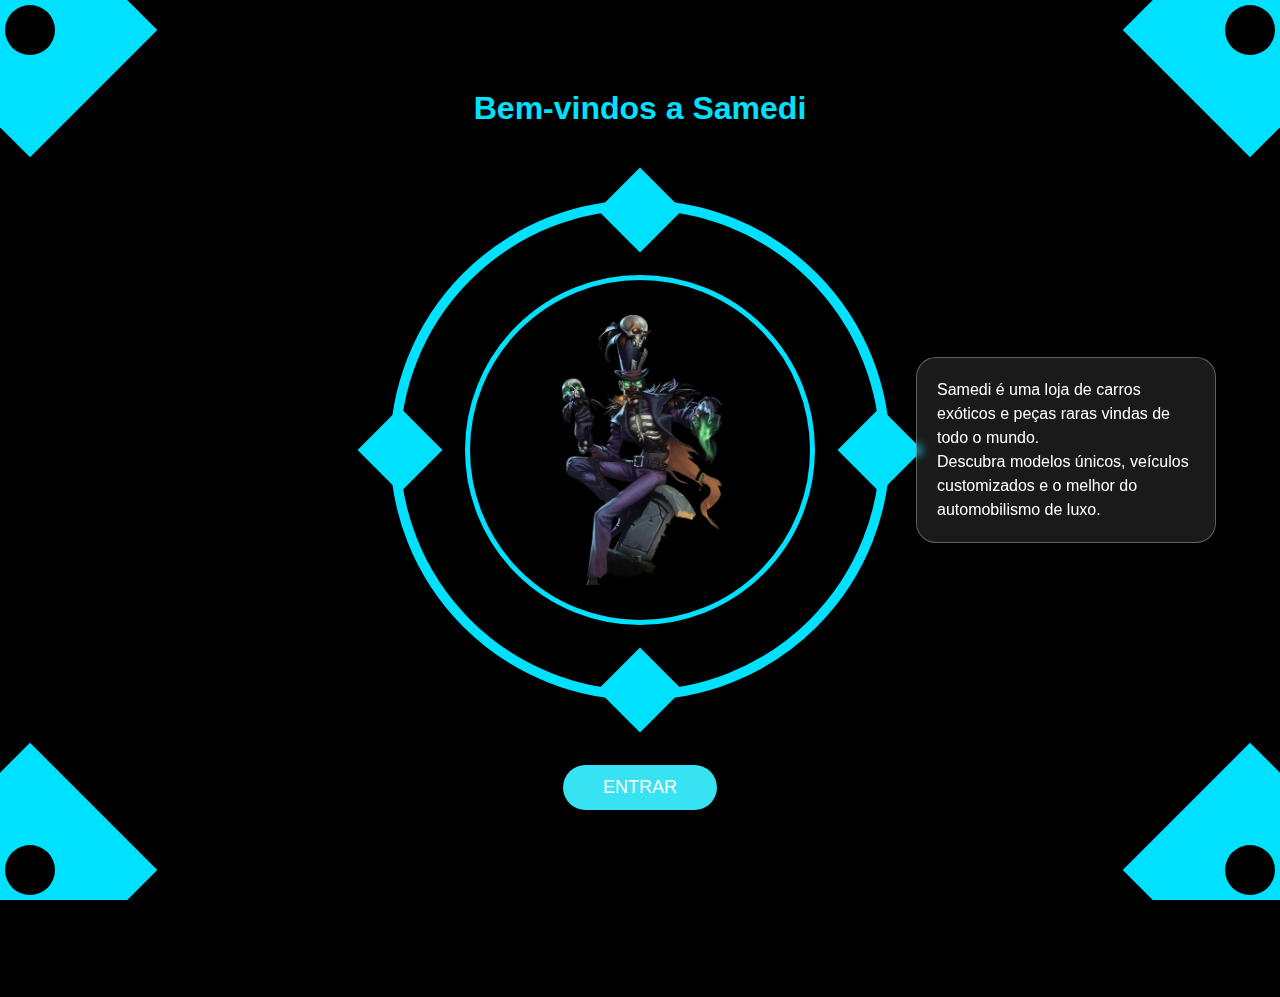
<file: index.html>
<!DOCTYPE html>
<html lang="pt-br">
<head>
  <meta charset="UTF-8" />
  <meta name="viewport" content="width=device-width, initial-scale=1.0" />
  <title>Página de Entrada</title>
  <style>
    * {
      margin: 0;
      padding: 0;
      box-sizing: border-box;
    }
    body, html {
      width: 100%;
      height: 100%;
      background-color: #000;
      font-family: sans-serif;
      overflow: hidden;
    }

    .container {
      position: relative;
      width: 100%;
      height: 100vh;
      display: flex;
      justify-content: center;
      align-items: center;
      text-align: center;
    }

    .circle {
      position: absolute;
      width: 500px;
      height: 500px;
      border-radius: 50%;
      border: 10px solid #00e0ff;
      display: flex;
      justify-content: center;
      align-items: center;
    }

    .inner-circle {
      width: 350px;
      height: 350px;
      border-radius: 50%;
      border: 5px solid #00e0ff;
      position: absolute;
    }

    .diamond {
      position: absolute;
      width: 60px;
      height: 60px;
      background-color: #00e0ff;
      transform: rotate(45deg);
    }

    .diamond.top { top: -30px; }
    .diamond.bottom { bottom: -30px; }
    .diamond.left { left: -30px; }
    .diamond.right { right: -30px; }

    .character {
      position: relative;
      z-index: 2;
      max-height: 30vh;
    }

    .enter-button {
      position: absolute;
      bottom: 10%;
      background-color: #37e3f3;
      border: none;
      color: white;
      padding: 12px 40px;
      font-size: 18px;
      border-radius: 30px;
      cursor: pointer;
      z-index: 2;
    }

    .bg-shape {
      position: absolute;
      width: 180px;
      height: 180px;
      background-color: #00e0ff;
      transform: rotate(45deg);
      display: flex;
      justify-content: center;
      align-items: center;
    }

    .bg-shape::before {
      content: '';
      width: 50px;
      height: 50px;
      background-color: black;
      border-radius: 50%;
    }

    .bg-shape.topleft { top: -60px; left: -60px; }
    .bg-shape.topright { top: -60px; right: -60px; }
    .bg-shape.bottomleft { bottom: -60px; left: -60px; }
    .bg-shape.bottomright { bottom: -60px; right: -60px; }

    .welcome-text {
      position: absolute;
      top: 10%;
      width: 100%;
      color: #00e0ff;
      font-size: 32px;
      font-weight: bold;
      text-shadow: 2px 2px 4px #000;
      z-index: 2;
    }

    .description {
      position: absolute;
      right: 5%;
      max-width: 300px;
      background-color: rgba(255, 255, 255, 0.1);
      color: #fff;
      font-size: 16px;
      line-height: 1.5;
      padding: 20px;
      border-radius: 20px;
      text-align: left;
      z-index: 2;
      backdrop-filter: blur(5px);
      border: 1px solid rgba(255, 255, 255, 0.3);
    }
  </style>
</head>
<body>
  <div class="container">
    <div class="welcome-text">Bem-vindos a Samedi</div>
    
    <div class="circle">
      <div class="inner-circle"></div>
      <div class="diamond top"></div>
      <div class="diamond bottom"></div>
      <div class="diamond left"></div>
      <div class="diamond right"></div>
    </div>

    <img src="p.png" alt="Personagem" class="character">

    <div class="description">
      Samedi é uma loja de carros exóticos e peças raras vindas de todo o mundo.<br />
      Descubra modelos únicos, veículos customizados e o melhor do automobilismo de luxo.
    </div>

    <button class="enter-button" onclick="window.location.href='home.html'">ENTRAR</button>
    <div class="bg-shape topleft"></div>
    <div class="bg-shape topright"></div>
    <div class="bg-shape bottomleft"></div>
    <div class="bg-shape bottomright"></div>
  </div>
</body>
</html>
</file>
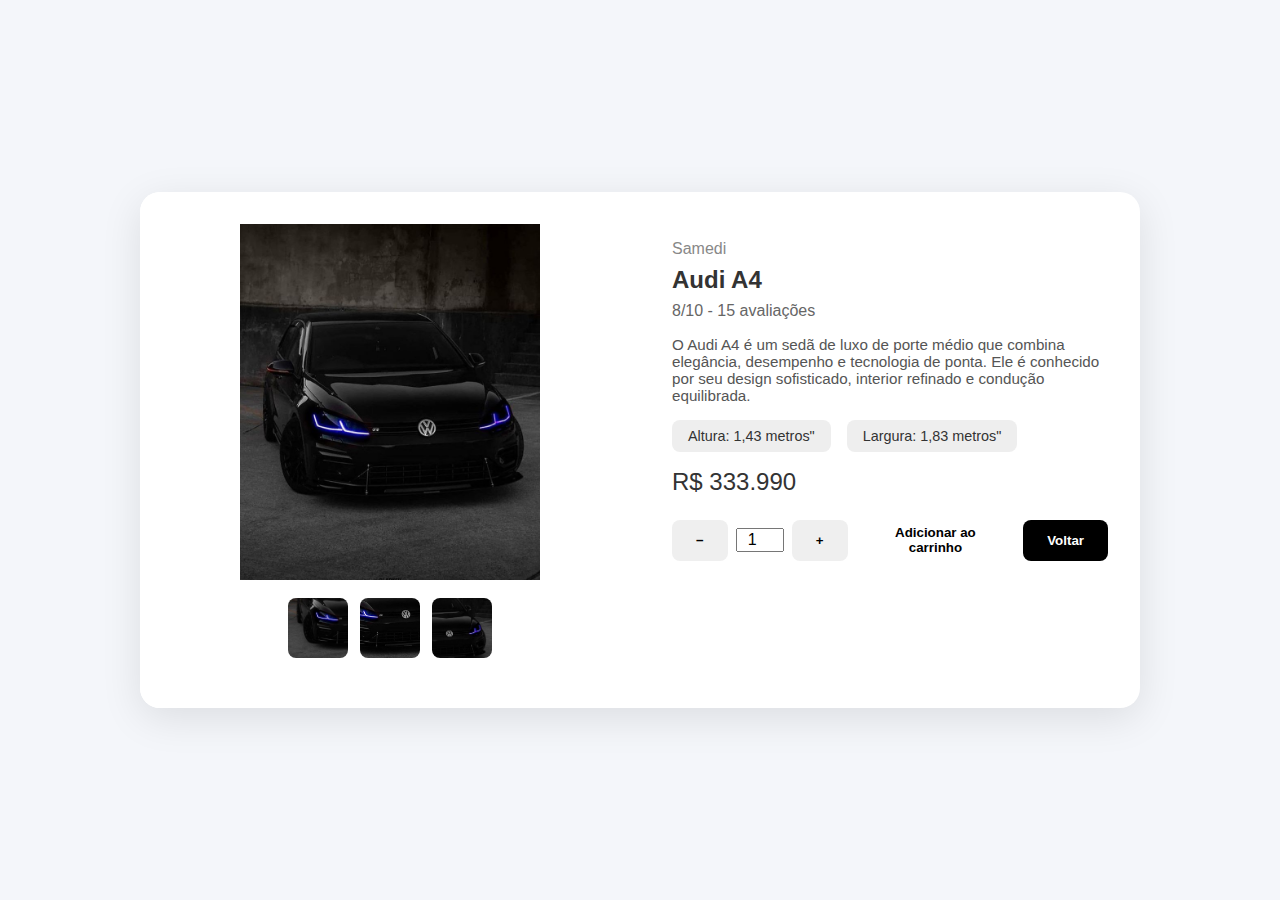
<file: A.html>
<!DOCTYPE html>
<html lang="pt-BR">
<head>
  <meta charset="UTF-8" />
  <meta name="viewport" content="width=device-width, initial-scale=1.0" />
  <title>Produto - Marché Vodù</title>
  <style>
    body {
      margin: 0;
      font-family: sans-serif;
      background: #f4f6fa;
      color: #333;
      display: flex;
      justify-content: center;
      align-items: center;
      min-height: 100vh;
    }
    .container {
      background: white;
      border-radius: 20px;
      display: flex;
      width: 90%;
      max-width: 1000px;
      overflow: hidden;
      box-shadow: 0 10px 40px rgba(0, 0, 0, 0.1);
    }
    .left, .right {
      flex: 1;
      padding: 2rem;
    }
    .left {
      background: #fff;
      display: flex;
      flex-direction: column;
      align-items: center;
      justify-content: center;
    }
    .left img {
      width: 80%;
      max-width: 300px;
      margin-bottom: 1rem;
    }
    .thumbnails {
      display: flex;
      gap: 0.5rem;
      justify-content: center;
    }
    .thumbnails img {
      width: 60px;
      height: 60px;
      object-fit: cover;
      border-radius: 10px;
      cursor: pointer;
      border: 2px solid transparent;
    }
    .thumbnails img:hover {
      border-color: #333;
    }
    .right h2 {
      margin: 0;
      font-size: 1.5rem;
    }
    .rating {
      margin: 0.5rem 0;
      color: #666;
    }
    .description {
      margin: 1rem 0;
      font-size: 0.95rem;
      color: #555;
    }
    .size-info {
      display: flex;
      gap: 1rem;
      margin: 1rem 0;
    }
    .size-box {
      background: #eee;
      padding: 0.5rem 1rem;
      border-radius: 8px;
      font-size: 0.9rem;
    }
    .price {
      font-size: 1.5rem;
      margin: 1rem 0;
    }
    .actions {
      display: flex;
      align-items: center;
      gap: 1rem;
      margin-top: 1rem;
    }
    .actions button {
      padding: 0.8rem 1.5rem;
      border: none;
      border-radius: 8px;
      cursor: pointer;
      font-weight: bold;
    }
    .add-cart {
      background: #fff;
      border: 2px solid #000;
    }
    .buy-now {
      background: #000;
      color: #fff;
    }
    .quantity {
      display: flex;
      align-items: center;
      gap: 0.5rem;
    }
    .quantity input {
      width: 40px;
      text-align: center;
      font-size: 1rem;
    }
  </style>
</head>
<body>
  <div class="container">
    <div class="left">
      <img src="Audi A4.jpg" alt="Produto" />
      <div class="thumbnails">
        <img src="Audi1.jpg" alt="Lado" />
        <img src="Audi2.jpg" alt="Costas" />
        <img src="Audi3.jpg" alt="Detalhe" />
      </div>
    </div>
    <div class="right">
      <p style="color: #888; margin-bottom: 0.5rem;">Samedi</p>
      <h2>Audi A4</h2>
      <p class="rating">8/10 - 15 avaliações</p>
      <p class="description">
        O Audi A4 é um sedã de luxo de porte médio que combina elegância, desempenho e tecnologia de ponta. Ele é conhecido por seu design sofisticado, interior refinado e condução equilibrada.
      </p>
      <div class="size-info">
        <div class="size-box">Altura: 1,43 metros"</div>
        <div class="size-box">Largura: 1,83 metros"</div>
      </div>
      <p class="price">R$ 333.990</p>
      <div class="actions">
        <div class="quantity">
          <button onclick="document.getElementById('qty').stepDown()">−</button>
          <input id="qty" type="number" value="1" min="1" />
          <button onclick="document.getElementById('qty').stepUp()">+</button>
        </div>
        <button class="add-cart">Adicionar ao carrinho</button>
        <button class="buy-now" onclick="window.location.href='home.html'">Voltar</button>
      </div>
    </div>
  </div>
</body>
</html>
</file>
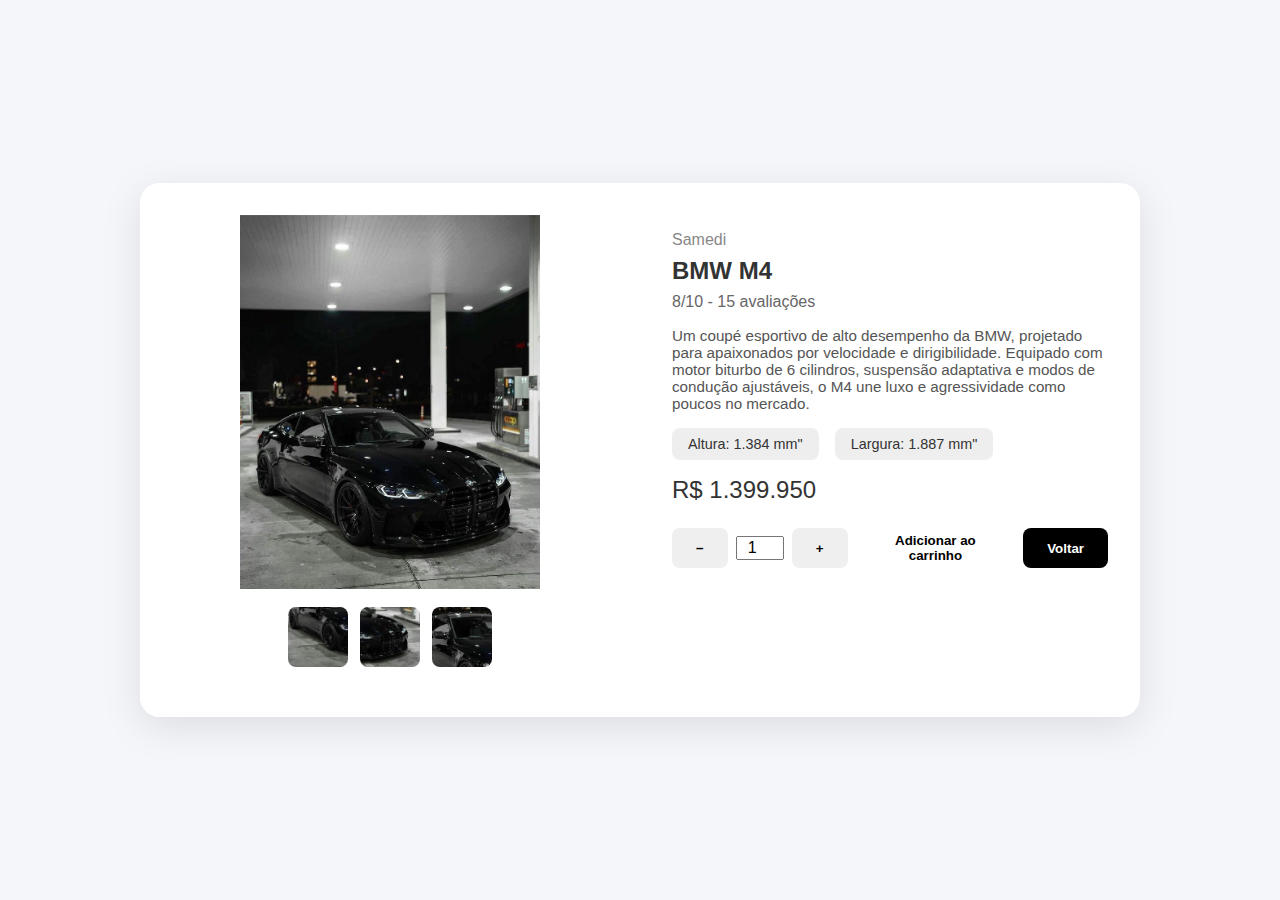
<file: B.html>
<!DOCTYPE html>
<html lang="pt-BR">
<head>
  <meta charset="UTF-8" />
  <meta name="viewport" content="width=device-width, initial-scale=1.0" />
  <title>Produto - Marché Vodù</title>
  <style>
    body {
      margin: 0;
      font-family: sans-serif;
      background: #f4f6fa;
      color: #333;
      display: flex;
      justify-content: center;
      align-items: center;
      min-height: 100vh;
    }
    .container {
      background: white;
      border-radius: 20px;
      display: flex;
      width: 90%;
      max-width: 1000px;
      overflow: hidden;
      box-shadow: 0 10px 40px rgba(0, 0, 0, 0.1);
    }
    .left, .right {
      flex: 1;
      padding: 2rem;
    }
    .left {
      background: #fff;
      display: flex;
      flex-direction: column;
      align-items: center;
      justify-content: center;
    }
    .left img {
      width: 80%;
      max-width: 300px;
      margin-bottom: 1rem;
    }
    .thumbnails {
      display: flex;
      gap: 0.5rem;
      justify-content: center;
    }
    .thumbnails img {
      width: 60px;
      height: 60px;
      object-fit: cover;
      border-radius: 10px;
      cursor: pointer;
      border: 2px solid transparent;
    }
    .thumbnails img:hover {
      border-color: #333;
    }
    .right h2 {
      margin: 0;
      font-size: 1.5rem;
    }
    .rating {
      margin: 0.5rem 0;
      color: #666;
    }
    .description {
      margin: 1rem 0;
      font-size: 0.95rem;
      color: #555;
    }
    .size-info {
      display: flex;
      gap: 1rem;
      margin: 1rem 0;
    }
    .size-box {
      background: #eee;
      padding: 0.5rem 1rem;
      border-radius: 8px;
      font-size: 0.9rem;
    }
    .price {
      font-size: 1.5rem;
      margin: 1rem 0;
    }
    .actions {
      display: flex;
      align-items: center;
      gap: 1rem;
      margin-top: 1rem;
    }
    .actions button {
      padding: 0.8rem 1.5rem;
      border: none;
      border-radius: 8px;
      cursor: pointer;
      font-weight: bold;
    }
    .add-cart {
      background: #fff;
      border: 2px solid #000;
    }
    .buy-now {
      background: #000;
      color: #fff;
    }
    .quantity {
      display: flex;
      align-items: center;
      gap: 0.5rem;
    }
    .quantity input {
      width: 40px;
      text-align: center;
      font-size: 1rem;
    }
  </style>
</head>
<body>
  <div class="container">
    <div class="left">
      <img src="BMW M4.jpg" alt="Produto" />
      <div class="thumbnails">
        <img src="BMW1.jpg" alt="Lado" />
        <img src="BMW2.jpg" alt="Costas" />
        <img src="BMW3.jpg" alt="Detalhe" />
      </div>
    </div>
    <div class="right">
      <p style="color: #888; margin-bottom: 0.5rem;">Samedi</p>
      <h2>BMW M4</h2>
      <p class="rating">8/10 - 15 avaliações</p>
      <p class="description">
        Um coupé esportivo de alto desempenho da BMW, projetado para apaixonados por velocidade e dirigibilidade. Equipado com motor biturbo de 6 cilindros, suspensão adaptativa e modos de condução ajustáveis, o M4 une luxo e agressividade como poucos no mercado.
      </p>
      <div class="size-info">
        <div class="size-box">Altura: 1.384 mm"</div>
        <div class="size-box">Largura: 1.887 mm"</div>
      </div>
      <p class="price">R$ 1.399.950</p>
      <div class="actions">
        <div class="quantity">
          <button onclick="document.getElementById('qty').stepDown()">−</button>
          <input id="qty" type="number" value="1" min="1" />
          <button onclick="document.getElementById('qty').stepUp()">+</button>
        </div>
        <button class="add-cart">Adicionar ao carrinho</button>
        <button class="buy-now" onclick="window.location.href='home.html'">Voltar</button>
      </div>
    </div>
  </div>
</body>
</html>
</file>
